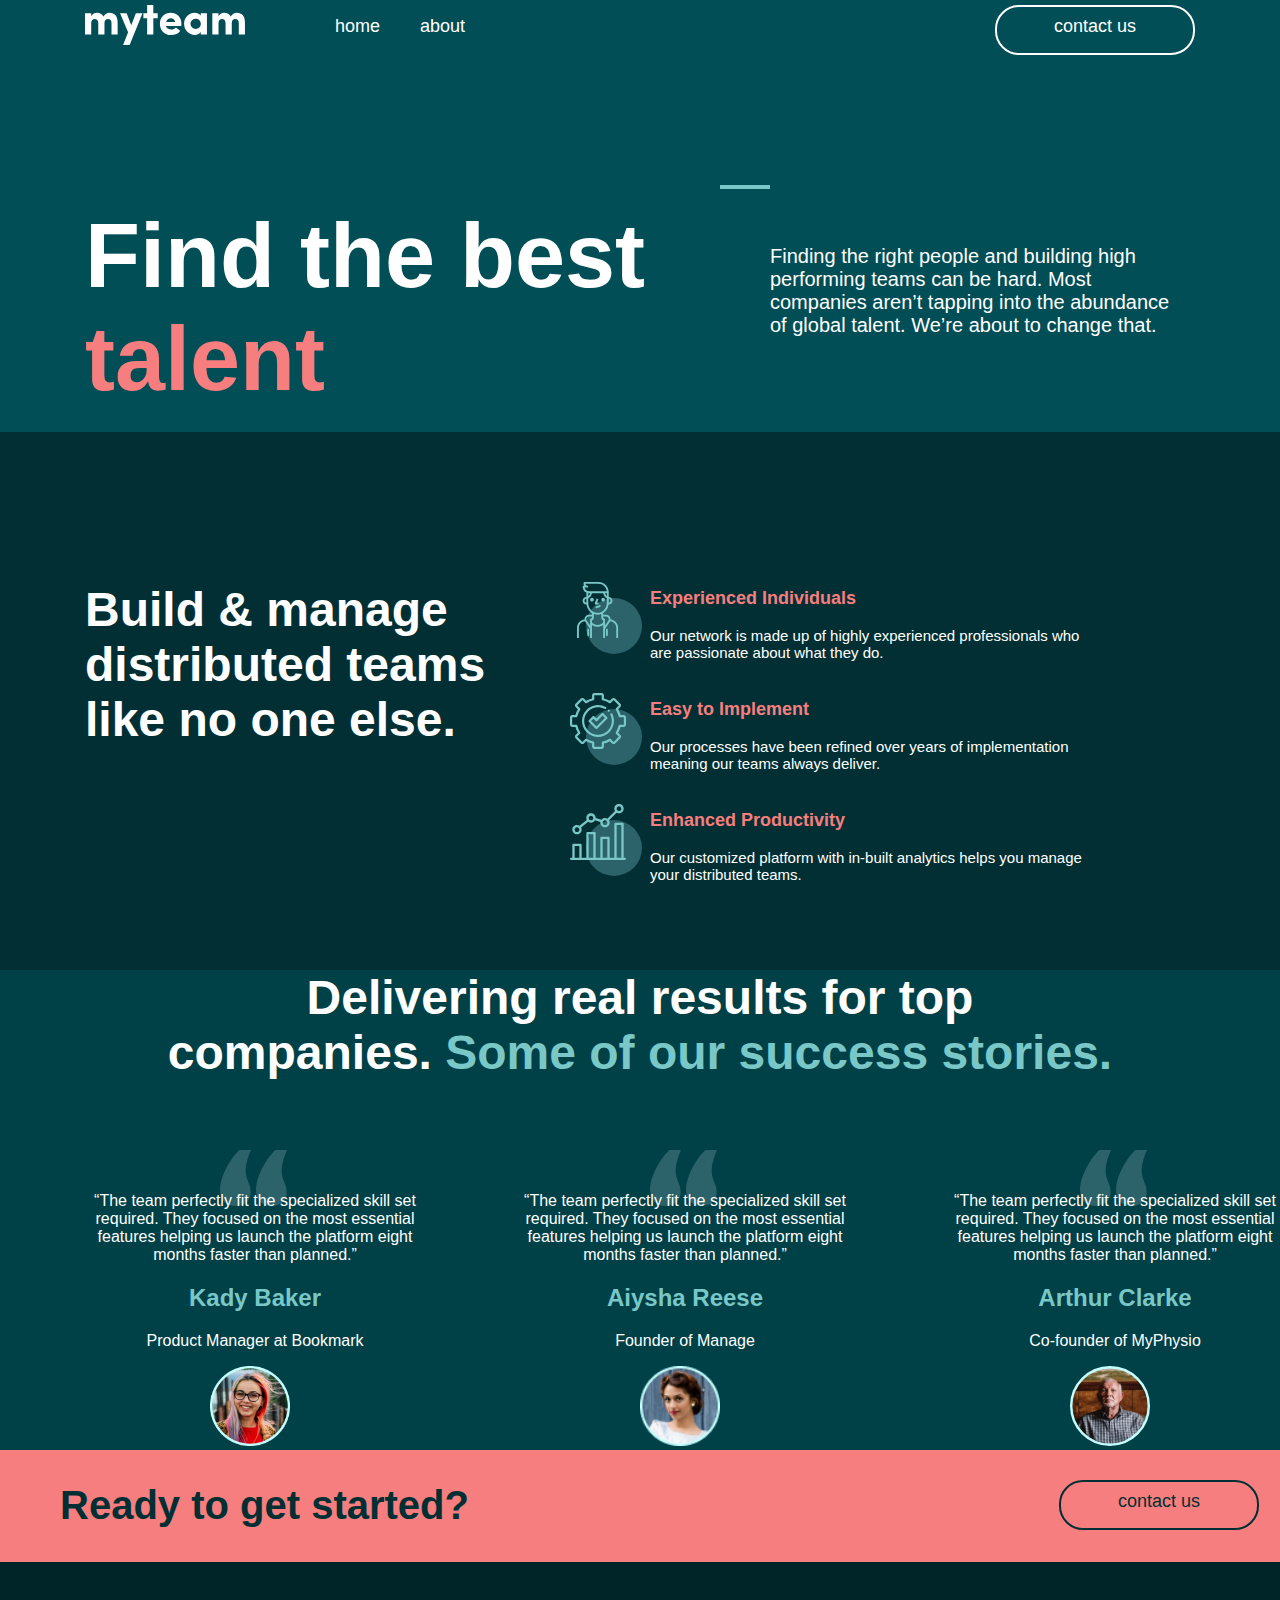
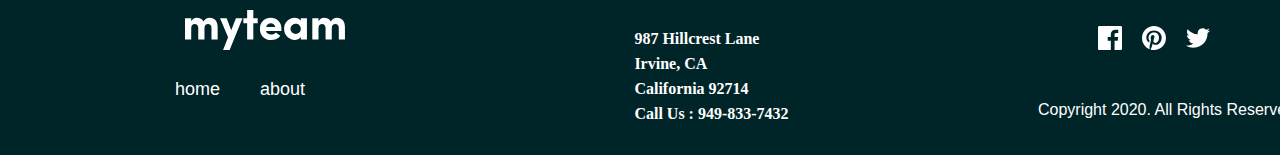
<file: index.html>
<!DOCTYPE html>
<html lang="en">
<head>
    <meta charset="UTF-8">
    <meta http-equiv="X-UA-Compatible" content="IE=edge">
    <meta name="viewport" content="width=device-width, initial-scale=1.0">
     <link rel="stylesheet" href="./css/main.css">
    <title>Document</title>
</head>
<body>
        <!-- HEADER -->

        <header class="web">
            <div class="header">
                <div class="container">
                    <a href="./index.html"><img class="header__logo" src="./images/logo.svg" 
                        alt="logo"
                        width="160" 
                        height="40"
                        ></a>

                        <nav class="nav">
                            <ul class="nav__list">
                                <li class="nav__item"><a class="nav__link" href="./index.html">home</a></li>
                                <li class="nav__item"><a class="nav__link" href="./about.html">about</a></li>
                            </ul>
                        </nav>
                        <a class="basic__link" href="./Contact.html">contact us</a>
                </div>
            </div>


            <span class="line"></span>

            <div class="container">
                <div class="hero">
                    <h1 class="hero__text">Find the best <span class="hero__text--wrapp">talent</span></h1>
                    <span class="line"></span>
                    <p class="hero__word">Finding the right people and building high performing teams can be hard. Most companies aren’t tapping into the abundance of global talent. We’re about to change that.</p>
                </div>
            </div>
        </header>

       <!-- main -->

        <main>
            <div class="container">
                <div class="step">
                    <h2 class="step__text">Build & manage distributed teams like no one else.</h2>
                   <ol class="step__list">
                       <li class="step__item">
                        <img class="step__img" src="./images/boy.svg" 
                        alt="boy"
                        width="72" 
                        height="72">
                        <h3 class="step__subject">Experienced Individuals</h3>
                        <p class="step__word">Our network is made up of highly experienced professionals who are passionate about what they do.</p>
                       </li>

                       <li class="step__item">
                        <img class="step__img" src="./images/nas.svg" 
                        alt="boy"
                        width="72" 
                        height="72">
                        <h3 class="step__subject">Easy to Implement</h3>
                        <p class="step__word">Our processes have been refined over years of implementation meaning our teams always deliver.</p>
                       </li>

                       <li class="step__item">
                        <img class="step__img" src="./images/statka.svg" 
                        alt="boy"
                        width="72" 
                        height="72">
                        <h3 class="step__subject">Enhanced Productivity</h3>
                        <p class="step__word">Our customized platform with in-built analytics helps you manage your distributed teams.</p>
                       </li>
                   </ol>
                </div>
            </div>
    
            <div class="steps">
                <h2 class="steps__text">Delivering real results for top <br> companies. <span>Some of our success stories.</span></h2>
                    <ol class="steps__list">
                        <li class="steps__item">
                            <blockquote class="steps__word">
                                “The team perfectly fit the specialized skill set required. They focused on the most essential features helping us launch the platform eight months faster than planned.”
                            </blockquote>
                            <h2 class="steps__subject">Kady Baker</h2>
                            <p class="steps__word">Product Manager at Bookmark</p>
                            <img class="steps__img" src="./images/Girl.png" 
                            alt="Girl"
                            width="80"
                            height="80">
                        </li>

                        <li class="steps__item">
                            <blockquote class="steps__word">
                                “The team perfectly fit the specialized skill set required. They focused on the most essential features helping us launch the platform eight months faster than planned.”
                            </blockquote>
                            <h2 class="steps__subject">Aiysha Reese</h2>
                            <p class="steps__word">Founder of Manage</p>
                            <img class="steps__img" src="./images/gir.png" 
                            alt="Girl"
                            width="80"
                            height="80">
                        </li>
                       
                        <li class="steps__item">
                            <blockquote class="steps__word">
                                “The team perfectly fit the specialized skill set required. They focused on the most essential features helping us launch the platform eight months faster than planned.”
                            </blockquote>
                            <h2 class="steps__subject">Arthur Clarke</h2>
                            <p class="steps__word">Co-founder of MyPhysio</p>
                            <img class="steps__img" src="./images/chol.svg" 
                            alt="col"
                            width="80"
                            height="80">
                        </li>
                    </ol>
            </div>
            <div class="great">
                <h2 class="text">Ready to get started?</h2>
                <a class="great__link" href="#">contact us</a>
            </div>
        </main>

        <!-- footer -->
        <footer class="footer">
            <div class="container">
              <div class="footer__titel">
                <div class="footer__inner">
                  <img class="footer-end-inner-div-img" src="./images/logo.svg" alt="footer-logo">
                  <ul class="footer__list">
      
                    <li class="footer__item">
                      <a href="./index.html"
                        class="footer__link">home</a>
                    </li>
      
                    <li class="footer__item">
                      <a href="./pages/about.html"
                        class="footer__link">about</a>
                    </li>
      
                  </ul>
                </div>
      
      
                <div class="other-footer-div">
                  <ul class="footer__error">
                    <li class="error__item">987 Hillcrest Lane</li>
      
                    <li class="error__item">Irvine, CA</li>
      
                    <li class="error__item">California 92714</li>
      
                    <li class="error__item">Call Us : 949-833-7432</li>
                  </ul>
                </div>
      
      
                <div class="footer__iconka">
                  <ul class="iconka__list">
                    <li class="iconka__item">
                      <a href="https:facebook.com">
                        <img 
                          src="./images/feebok.svg" alt="facebook" width="24" height="24">
                      </a>
                    </li>
                    <li class="iconka__item">
                      <a href="#">
                        <img 
                          src="./images/Path.svg" alt="path" width="24" height="24">
                      </a>
                    </li>
                    <li class="iconka__item">
                      <a href="https://twitter.com">
                        <img 
                          src="./images/titter.svg" alt="twitter" width="24" height="24">
                      </a>
                    </li>
                  </ul>
                  <p class="lorem">
                    Copyright 2020. All Rights Reserved
                  </p>
                </div>
              </div>
            </div>
          </footer>
        
</body>
</html>
</file>
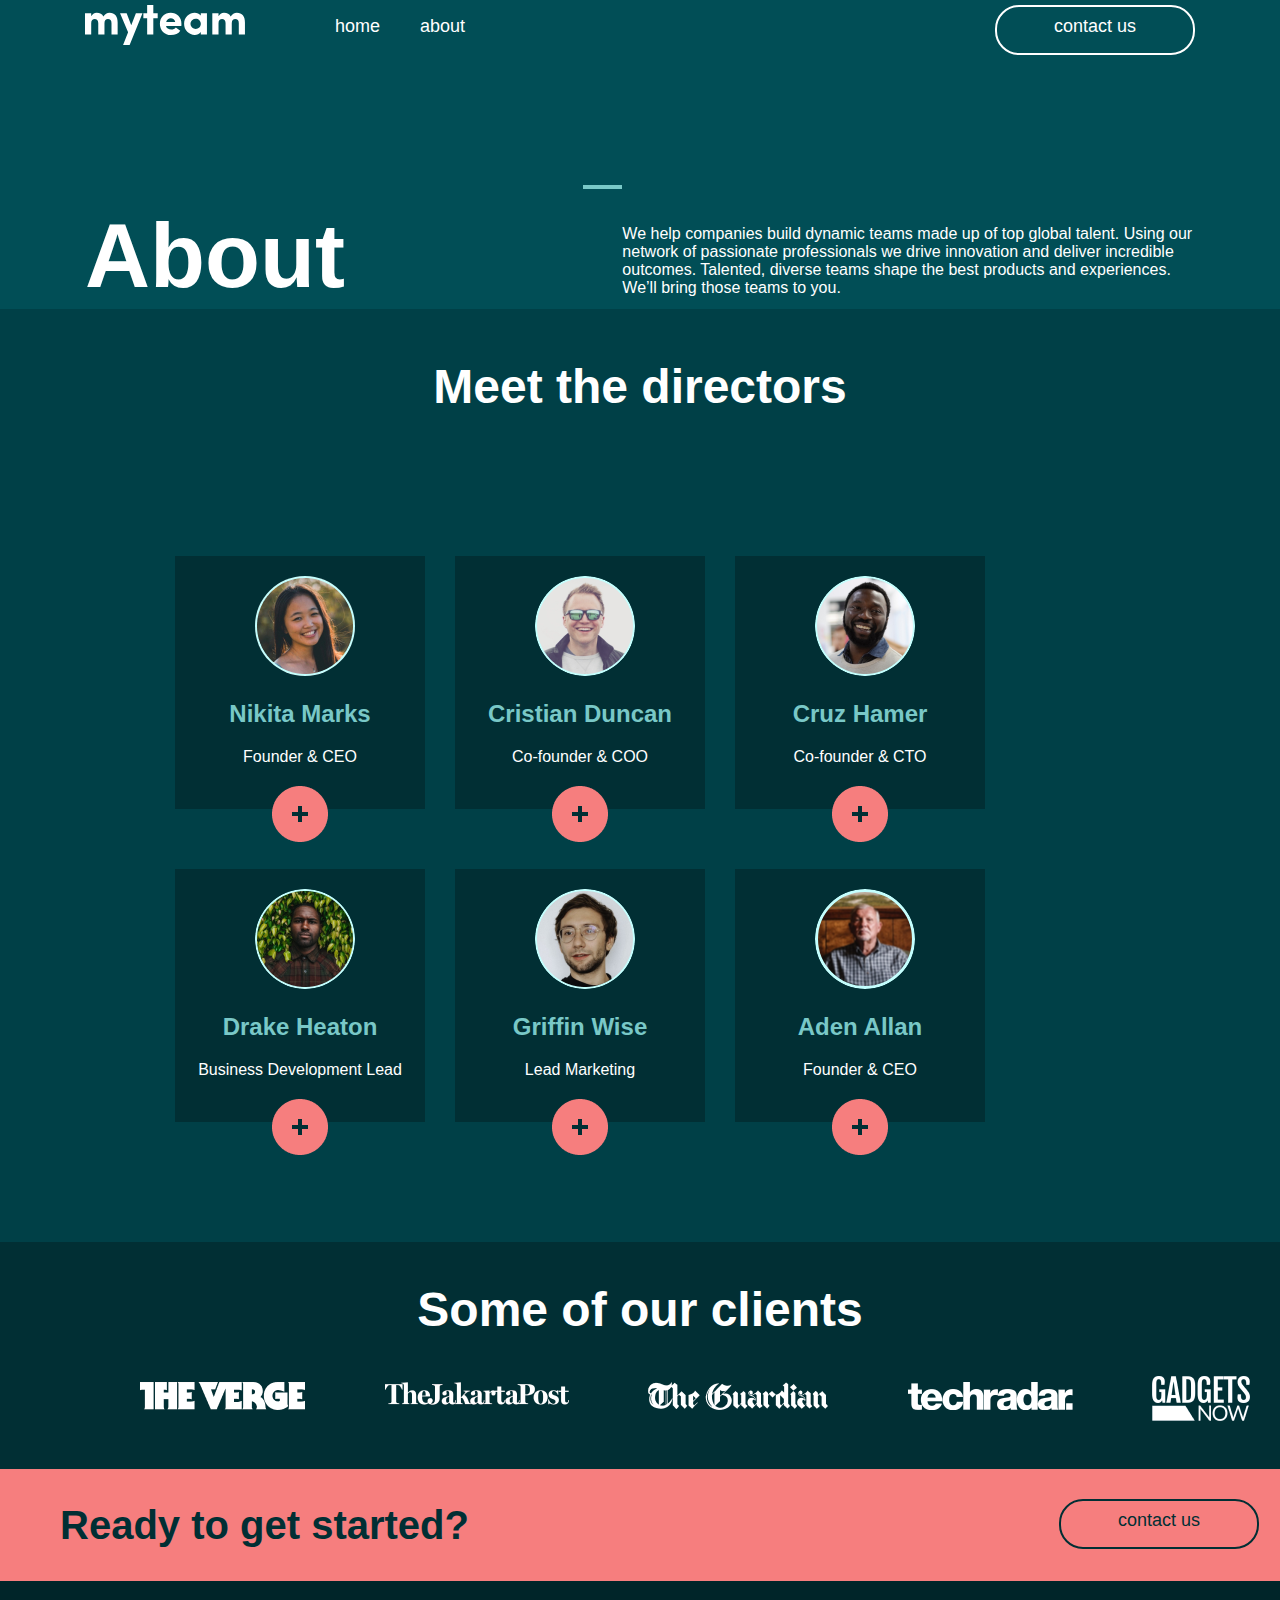
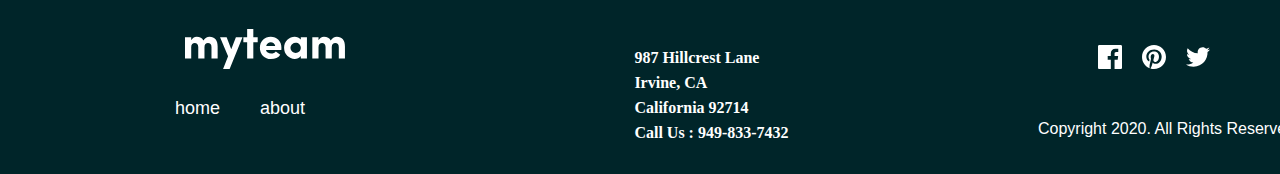
<file: about.html>
<!DOCTYPE html>
<html lang="en">
<head>
    <meta charset="UTF-8">
    <meta http-equiv="X-UA-Compatible" content="IE=edge">
    <meta name="viewport" content="width=device-width, initial-scale=1.0">
    <link rel="stylesheet" href="./css/main.css">
    <title>Document</title>
</head>
<body>
    
    <header class="web">
        <div class="header">
            <div class="container">
                <a href="./index.html"><img class="header__logo" src="./images/logo.svg" 
                    alt="logo"
                    width="160" 
                    height="40"
                    ></a>

                    <nav class="nav">
                        <ul class="nav__list">
                            <li class="nav__item"><a class="nav__link" href="./index.html">home</a></li>
                            <li class="nav__item"><a class="nav__link" href="#">about</a></li>
                        </ul>
                    </nav>
                    <a class="basic__link" href="./Contact.html">contact us</a>
            </div>
        </div>

        <span class="line"></span>

        <div class="container">
            <div class="hero">
                <h1 class="hero__text">About</h1>
                <span class="line"></span>
                <p class="hero__about">We help companies build dynamic teams made up of top global talent. Using our network of passionate professionals we drive innovation and deliver incredible outcomes. Talented, diverse teams shape the best products and experiences. We’ll bring those teams to you.</p>
            </div>
        </div>
    </header>

    <main>
      <section class="box">
        
        <h1 class="choose">Meet the directors</h1>
        <ul class="choose__list">
            <li class="choose__item">
                <img class="choose__img" src="./images/giril.jpg"
                 alt="giril"
                 width="100"
                 height="100">
                 <h2 class="choose__word">Nikita Marks</h2>
                 <p class="choose__text">Founder & CEO</p>
            </li>

            <li class="choose__item">
                <img class="choose__img" src="./images/boy.png"
                 alt="giril"
                 width="100"
                 height="100">
                 <h2 class="choose__word">Cristian Duncan</h2>
                 <p class="choose__text">Co-founder & COO</p>
            </li>

            <li class="choose__item">
                <img class="choose__img" src="./images/bnma.png"
                 alt="giril"
                 width="100"
                 height="100">
                 <h2 class="choose__word">Cruz Hamer</h2>
                 <p class="choose__text">Co-founder & CTO</p>
            </li>

            <li class="choose__item">
                <img class="choose__img" src="./images/gul.png"
                 alt="giril"
                 width="100"
                 height="100">
                 <h2 class="choose__word">Drake Heaton</h2>
                 <p class="choose__text">Business Development Lead</p>
            </li>

            <li class="choose__item">
                <img class="choose__img" src="./images/Oval.png"
                 alt="giril"
                 width="100"
                 height="100">
                 <h2 class="choose__word">Griffin Wise</h2>
                 <p class="choose__text">Lead Marketing</p>
            </li>

            <li class="choose__item">
                <img class="choose__img" src="./images/chol.svg"
                 alt="giril"
                 width="100"
                 height="100">
                 <h2 class="choose__word">Aden Allan</h2>
                 <p class="choose__text">Founder & CEO</p>
            </li>
        </ul>
    </section>

    <div class="Some">
      <h2 class="Some__text">Some of our clients</h2>
      <div class="Some__foto">
       <a href="#">
        <img src="./images/rasmlar.png" 
        alt="foto"
        width="1110"
        height="45">
       </a>
      </div>
    </div>

    <div class="great">
      <h2 class="text">Ready to get started?</h2>
      <a class="great__link" href="#">contact us</a>
    </div>
    </main>
  
    <footer class="footer">
      <div class="container">
        <div class="footer__titel">
          <div class="footer__inner">
            <img class="footer-end-inner-div-img" src="./images/logo.svg" alt="footer-logo">
            <ul class="footer__list">

              <li class="footer__item">
                <a href="./index.html"
                  class="footer__link">home</a>
              </li>

              <li class="footer__item">
                <a href="./pages/about.html"
                  class="footer__link">about</a>
              </li>

            </ul>
          </div>


          <div class="other-footer-div">
            <ul class="footer__error">
              <li class="error__item">987 Hillcrest Lane</li>

              <li class="error__item">Irvine, CA</li>

              <li class="error__item">California 92714</li>

              <li class="error__item">Call Us : 949-833-7432</li>
            </ul>
          </div>


          <div class="footer__iconka">
            <ul class="iconka__list">
              <li class="iconka__item">
                <a href="https:facebook.com">
                  <img 
                    src="./images/feebok.svg" alt="facebook" width="24" height="24">
                </a>
              </li>
              <li class="iconka__item">
                <a href="#">
                  <img 
                    src="./images/Path.svg" alt="path" width="24" height="24">
                </a>
              </li>
              <li class="iconka__item">
                <a href="https://twitter.com">
                  <img 
                    src="./images/titter.svg" alt="twitter" width="24" height="24">
                </a>
              </li>
            </ul>
            <p class="lorem">
              Copyright 2020. All Rights Reserved
            </p>
          </div>
        </div>
      </div>
    </footer>
</body>
</html>
</file>
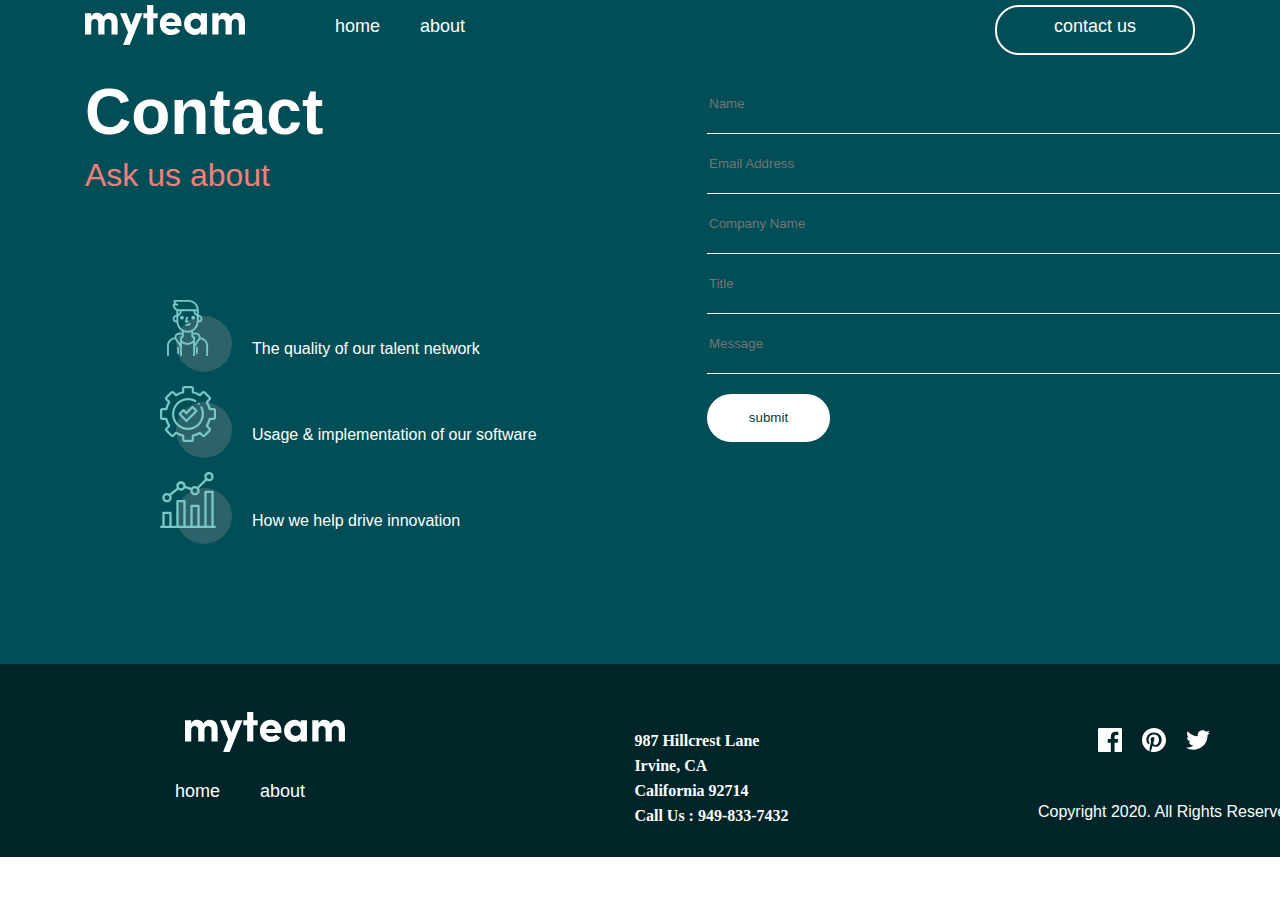
<file: Contact.html>
<!DOCTYPE html>
<html lang="en">
<head>
    <meta charset="UTF-8">
    <meta http-equiv="X-UA-Compatible" content="IE=edge">
    <meta name="viewport" content="width=device-width, initial-scale=1.0">
     <link rel="stylesheet" href="./css/main.css">
    <title>Document</title>
</head>
<body>
    <header class="web">
        <div class="header">
            <div class="container">
                <a href="./index.html"><img class="header__logo" src="./images/logo.svg" 
                    alt="logo"
                    width="160" 
                    height="40"
                    ></a>

                    <nav class="nav">
                        <ul class="nav__list">
                            <li class="nav__item"><a class="nav__link" href="./index.html">home</a></li>
                            <li class="nav__item"><a class="nav__link" href="./about.html">about</a></li>
                        </ul>
                    </nav>
                    <a class="basic__link" href="./Contact.html">contact us</a>
            </div>
        </div>

        <span class="line"></span>

        <div class="container">
            <div class="hero__contact">
                <h1 class="contact__text">Contact</h1>
                <p class="contact__word">Ask us about</p>
    </header>
    
    <main>
        
            <div class="good">
                <ol class="good__list">
                    <li class="good__item">
                        <img class="good__img" src="./images/boy.svg"
                         alt="boy"
                         width="72"
                         height="72">
                         <p class="good__word">The quality of our talent network</p>
                    </li>

                    <li class="good__item">
                        <img class="good__img" src="./images/nas.svg"
                         alt="boy"
                         width="72"
                         height="72">
                         <p class="good__word">Usage & implementation of our software</p>
                    </li>

                    <li class="good__item">
                        <img class="good__img" src="./images/statka.svg"
                         alt="boy"
                         width="72"
                         height="72">
                         <p class="good__word">How we help drive innovation</p>
                    </li>
                </ol>
                <div class="label">
                <input class="input" type="name" placeholder="Name" aria-label="Name">
                <input class="input" type="email" placeholder="Email Address" aria-label="email">
                <input class="input" type="name" placeholder="Company Name" aria-label="Company Name">
                <input class="input" type="name" placeholder="Title" aria-label="Title">
                <input class="input" type="name" placeholder="Message" aria-label="Message">
        <button class="button" type="submit">submit</button>

        </div>
            </div>
    </main>

    <footer class="footer">
        <div class="container">
          <div class="footer__titel">
            <div class="footer__inner">
              <img class="footer-end-inner-div-img" src="./images/logo.svg" alt="footer-logo">
              <ul class="footer__list">
  
                <li class="footer__item">
                  <a href="./index.html"
                    class="footer__link">home</a>
                </li>
  
                <li class="footer__item">
                  <a href="./pages/about.html"
                    class="footer__link">about</a>
                </li>
  
              </ul>
            </div>
  
  
            <div class="other-footer-div">
              <ul class="footer__error">
                <li class="error__item">987 Hillcrest Lane</li>
  
                <li class="error__item">Irvine, CA</li>
  
                <li class="error__item">California 92714</li>
  
                <li class="error__item">Call Us : 949-833-7432</li>
              </ul>
            </div>
  
  
            <div class="footer__iconka">
              <ul class="iconka__list">
                <li class="iconka__item">
                  <a href="https:facebook.com">
                    <img 
                      src="./images/feebok.svg" alt="facebook" width="24" height="24">
                  </a>
                </li>
                <li class="iconka__item">
                  <a href="#">
                    <img 
                      src="./images/Path.svg" alt="path" width="24" height="24">
                  </a>
                </li>
                <li class="iconka__item">
                  <a href="https://twitter.com">
                    <img
                      src="./images/titter.svg" alt="twitter" width="24" height="24">
                  </a>
                </li>
              </ul>
              <p class="lorem">
                Copyright 2020. All Rights Reserved
              </p>
            </div>
          </div>
        </div>
      </footer>
</body>
</html>
</file>
<file: css/main.css>
*{
    box-sizing: border-box;
}

body{
    padding: 0;
    margin: 0;
    font-family: arial, 'Segoe UI', Tahoma, Verdana, sans-serif;
}

.web{
    background-color: #014E56;

}

.header .container{
    display: flex;
    justify-content: space-between;
}

.container{
    width: 1150px;
    padding: 0 20px;
    margin: 0 auto;
}
.header__logo{
 margin-top: 5px;
}

.nav__list{
    display: flex;
    margin-right: 520px;
    list-style-type: none;
}

.nav__item{
    margin-left: 40px;
    font-size: 18px;
}
.nav__link{
    color: #fff;
    font-size: 18px;
    text-decoration: none;
}

.nav__link:hover{
    color: #F67E7E;
    transition: 1.4s;
}

.basic__link{
    display: block;
    width: 200px;
     height: 50px;
    padding: 9px;
    text-align: center;
    color: #fff;
    font-size: 18px;
    margin-top: 5px;
    border: 2px solid #FFFFFF;
    box-sizing: border-box;
    border-radius: 24px;
    text-decoration: none;
}
.basic__link:hover{
    background-color: #fff;
    color: #000;
    transition: 2s;
}

.hero{
    display: flex;
    margin-top: 90px;
}

.hero__text{
    font-size: 90px;
    width: 635px;
    color: #fff;
}

.hero__text--wrapp{
    color: #F67E7E;
}

.hero__word{
    width: 400px;
    font-size: 20px;
    color: #fff;
    margin-top: 100px;
}

.line{
    width: 50px;
    height: 4px;
    margin-top: 40px;
    background-color: #79C8C7;
}

.step{
    width: 1250px;
    display: flex;
    margin-top: -40px;
}

.step__text{
    width:445px;
    color: #fff;
    margin-top: 150px;
    font-size: 48px;
}

main{
 background-color: #012F34;   
}

.step__list{
    margin-top: 150px;
    list-style-type: none;
}

.step__item{
    margin-bottom: 32px;
}

.step__subject{
    color: #F67E7E;
    margin-top: -70px;
    margin-left: 80px;
    font-size: 18px;
}

.step__word{
    color: #fff;
    width: 455px;
    margin-left: 80px;
    font-size: 15px;
}

.step__img{
    margin-right: 30px;
}

.steps{
    background-color: #004047FF;
}
 
.steps__list{
    display: flex;
    margin-left: 0px;
    list-style-type: none;
}

.steps__item::before{
    display: block;
    width: 67px;
    height: 56px;
    background-image: url(../images/“.svg);
    content: '';
    margin-left: 180px;
    margin-bottom: -30px;
}

.steps__text{
    color: #fff;
    text-align: center;
    font-size: 48px;
    margin-bottom: 70px;
}

.steps__text>span{
    color: #79C8C7FF;
}

.steps__word{
    width: 350px;
    text-align: center;
    color: #fff;
}

.steps__subject{
    text-align: center;
    color: #79C8C7;
}

.steps__word{
   margin-left:40px ;
}

.steps__img{
    margin-left: 170px;
}

.great{
    display: flex;

    background-color: #F67E7E;
    margin-top: -16px;
}

.text{
    margin-left: 60px;
    color: #012F34;
    font-size: 40px;
}

.great__link{
    display: block;
    width: 200px;
    height: 50px;
   padding: 9px;
   text-align: center;
   color: #012F34;
   font-size: 18px;
   margin-top: 5px;
   border: 2px solid #012F34;
    box-sizing: border-box;
    border-radius: 24px;
   margin-left: 590px;
   margin-top: 30px;
   text-decoration: none;
}

.great__link:hover{
    background-color: #012F34;
    color: #fff;
    transition: 2s;
}

.lorem{
  color: #fff;
}

.hero__about{
  width: 730px;
  color: #fff;
  margin-top: 80px;
}

.box{
  background-color: #004047FF;
}

.choose{
color: #FFFFFF;
text-align: center;
margin-top: -60px;
font-size: 48px;
padding: 50px;
}

.choose__list{
width: 1110px;
display: flex;
flex-wrap: wrap;
margin: 0 auto;
padding: 60px;
margin-top: 0px;
list-style-type: none;
}

.choose__item{
width: 250px;
height: 253px;
margin-left: 30px;
margin-bottom: 60px;
padding: 20px;
background-color: #012F34;
}

.choose__item::after{
content: '';
display: block;
background-image: url(../images/plus.png);
width: 56px;
height: 56px;
margin: 0 auto;
margin-top: 20px;

}

.choose__img{
width: 100px;
height: 100px;
margin-left: 60px;
border-radius: 50%;
}

.choose__word{
color: #79C8C7;
text-align: center;
}

.choose__text{
color: #fff;
text-align: center;
}

.Some{
background-color: #012F34;
margin-bottom: 60px;
}

.Some__text{
text-align: center;
color: #fff;
font-size: 48px;
}

.Some__foto{
margin-left:140px ;
}

.hero__contact{
margin-top: 80px;
font-size: 32px;
/* margin-right: 80px; */
}

.contact__text{
margin-top: -60px;
color: #fff;
font-size: 64px;
}

.contact__word{
color: #F67E7E;
margin-top: -35px;
}

.good{
display: flex;
/* flex-direction: column; */
background-color: #014E56FF;
margin-top: -32px;
}

.good__list{
padding: 90px;
margin-left: 70px;
list-style-type: none;
}

.good__item{
display: flex;
margin-bottom: 12px;
}

.good__img{
vertical-align: middle;
}

.good__word{
width: 445px;
margin-left: 20px;
margin-top: 40px;
color: #fff;
}

.label{
margin-top: -120px;
margin-left: -80px;

}

.input{
width: 660px;
height: 60px;
outline: none;
border: none;
background-color: #014E56;
border-bottom: 1px solid #fff;
}

.button{
display: block;
width: 123px;
height: 48px;
border: none;
margin-top: 20px;
background-color: #FFFFFF;
border: 2px solid #FFFFFF;
box-sizing: border-box;
border-radius: 24px;
text-align: center;
color: #004047;
text-decoration: none;
cursor: pointer;
}


.footer{
    padding-left: 165px;
    padding-right: 165px;
    background-color: #002529;
  }
  .footer__titel{
    display: flex;
    justify-content: space-between;
  }

.footer__inner{
    margin-top: 48px;
  }

  .footer__list{
    margin-left: -90px;
    margin-top: 25px;
    margin-bottom: 55px;
    display: flex;
    list-style-type: none;
  }
  .footer__item{
    margin-left: 40px;
  }
  .footer__link{
      color: #fff;
      font-size: 18px;
    text-decoration: none;
  }

.footer__link:hover{
    color: #F67E7E;
    transition: 1.4s;
}

  .other-footer-div {
    margin-top: 48px;
  }
  .footer__error{
    list-style-type: none;
  }
  .error__item{
    font-family: "Livvic";
    font-style: normal;
    font-weight: 600;
    font-size: 16px;
    line-height: 25px;
    color: #FFFFFF;
  }
  .footer__iconka{
    margin-top: 48px;
  }

  .iconka__list{
    display: flex;
    margin-bottom: 51px;
    margin-right: 16px;
    width: 24px;
    height: 24px;
    list-style-type: none;
}

  .iconka__item{
    margin-left: 20px;
  }
</file>
